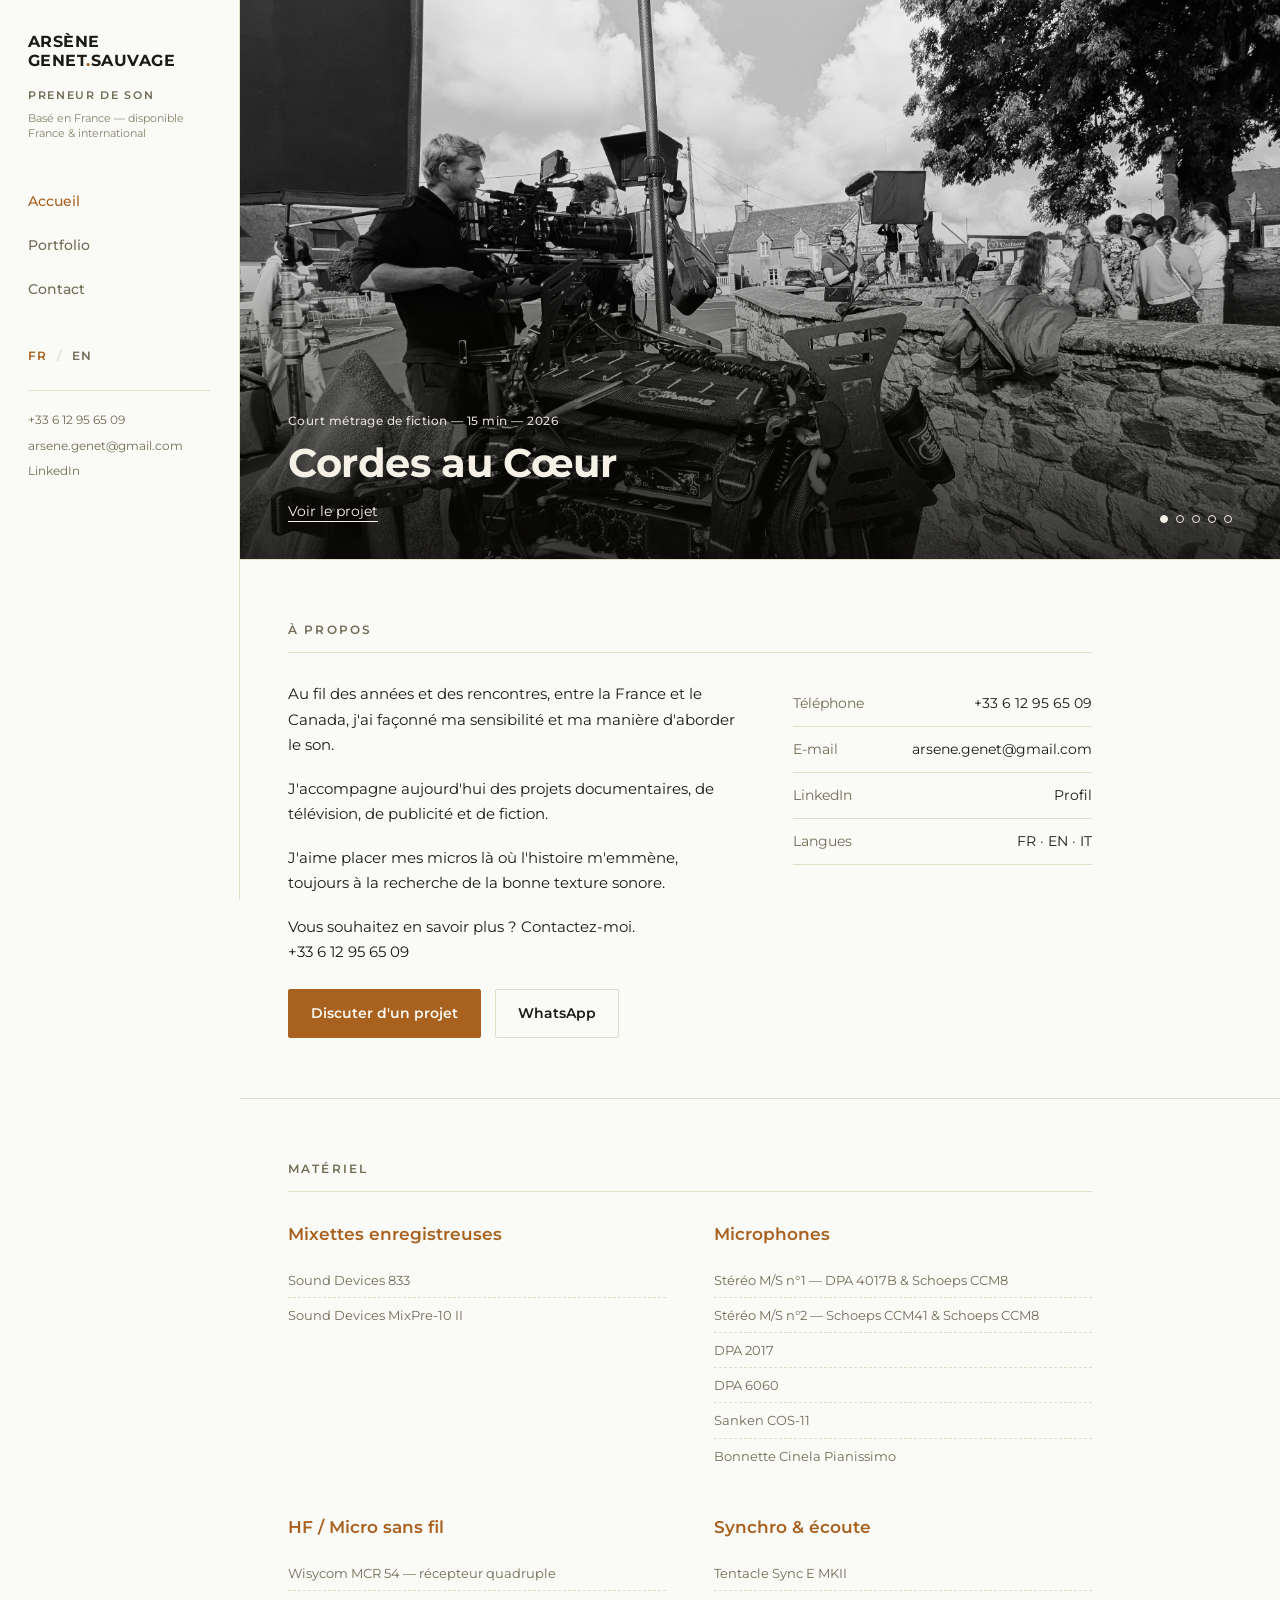
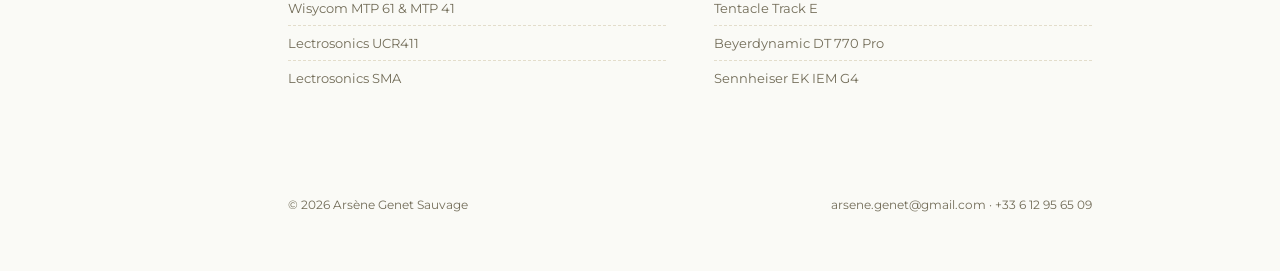
<file: index.html>
<!DOCTYPE html>
<html lang="fr">
<head>
<meta charset="UTF-8">
<meta name="viewport" content="width=device-width, initial-scale=1">
<title>Arsène Genet Sauvage — Preneur de son</title>
<meta name="description" content="Arsène Genet Sauvage, preneur de son basé en France. Prises de son pour documentaires, séries et fictions, au Canada comme en France.">
<link rel="stylesheet" href="style.css">
<link rel="icon" type="image/svg+xml" href="favicon.svg">
<link rel="canonical" href="https://arsenegenet.com/index.html">
<link rel="alternate" hreflang="en" href="https://arsenegenet.com/index-en.html">
<meta property="og:type" content="website">
<meta property="og:title" content="Arsène Genet Sauvage — Preneur de son">
<meta property="og:description" content="Arsène Genet Sauvage, preneur de son basé en France. Prises de son pour documentaires, séries et fictions, au Canada comme en France.">
<meta property="og:url" content="https://arsenegenet.com/index.html">
<meta property="og:site_name" content="Arsène Genet Sauvage">
<meta name="twitter:card" content="summary">
<meta name="twitter:title" content="Arsène Genet Sauvage — Preneur de son">
<meta name="twitter:description" content="Arsène Genet Sauvage, preneur de son basé en France. Prises de son pour documentaires, séries et fictions, au Canada comme en France.">
</head>
<body>
<div class="layout">

  <aside class="sidebar">
    <a href="index.html" class="brand">ARSÈNE<br>GENET<span>.</span>SAUVAGE</a>
    <p class="role-tag">PRENEUR DE SON</p>
    <p class="location-tag">Basé en France — disponible France &amp; international</p>
    <nav>
      <ul>
        <li><a href="index.html" class="active">Accueil</a></li>
        <li><a href="portfolio.html">Portfolio</a></li>
        <li><a href="mailto:arsene.genet@gmail.com">Contact</a></li>
      </ul>
    </nav>
    <div class="lang-switch">
      <a href="index.html" class="active">FR</a><span>/</span><a href="index-en.html">EN</a>
    </div>
    <div class="sidebar-contact">
      <a href="tel:+33612956509">+33 6 12 95 65 09</a>
      <a href="mailto:arsene.genet@gmail.com">arsene.genet@gmail.com</a>
      <a href="https://www.linkedin.com/in/ars%C3%A8ne-genet-31521a88/" target="_blank" rel="noopener">LinkedIn</a>
    </div>
  </aside>

  <main>
    <div class="carousel">
      <div class="slide is-active" style="background-image:url('images/hero-cordes-au-coeur.jpg')">
        <div class="scrim"></div>
        <div class="caption">
          <p class="eyebrow">Court métrage de fiction — 15 min — 2026</p>
          <h2>Cordes au Cœur</h2>
          <a href="portfolio.html">Voir le projet</a>
        </div>
      </div>
      <div class="slide" style="background-image:url('images/hero-1.jpg')">
        <div class="scrim"></div>
        <div class="caption">
          <p class="eyebrow">Série documentaire — 6 x 52 min — 2025</p>
          <h2>Guardians of the Land</h2>
          <a href="portfolio.html">Voir le projet</a>
        </div>
      </div>
      <div class="slide" style="background-image:url('images/hero-2.jpg')">
        <div class="scrim"></div>
        <div class="caption">
          <p class="eyebrow">Documentaire — 90 min — 2025</p>
          <h2>Les Enfants du Fleuve</h2>
          <a href="portfolio.html">Voir le projet</a>
        </div>
      </div>
      <div class="slide" style="background-image:url('images/hero-3.jpg')">
        <div class="scrim"></div>
        <div class="caption">
          <p class="eyebrow">Documentaire — 90 min — 2023–2024</p>
          <h2>Sweetgrass</h2>
          <a href="portfolio.html">Voir le projet</a>
        </div>
      </div>
      <div class="slide" style="background-image:url('images/hero-4.jpg')">
        <div class="scrim"></div>
        <div class="caption">
          <p class="eyebrow">Série documentaire — 6 x 52 min — 2024</p>
          <h2>Go North</h2>
          <a href="portfolio.html">Voir le projet</a>
        </div>
      </div>
      <div class="carousel-dots">
        <button class="is-active" aria-label="Photo 1"></button>
        <button aria-label="Photo 2"></button>
        <button aria-label="Photo 3"></button>
        <button aria-label="Photo 4"></button>
        <button aria-label="Photo 5"></button>
      </div>
    </div>

    <section id="a-propos">
      <div class="wrap">
        <p class="section-label">À PROPOS</p>
        <div class="about-grid">
          <div>
            <p>Au fil des années et des rencontres, entre la France et le Canada, j'ai façonné ma sensibilité et ma manière d'aborder le son.</p>
            <p>J'accompagne aujourd'hui des projets documentaires, de télévision, de publicité et de fiction.</p>
            <p>J'aime placer mes micros là où l'histoire m'emmène, toujours à la recherche de la bonne texture sonore.</p>
            <p>Vous souhaitez en savoir plus ? Contactez-moi.<br>+33 6 12 95 65 09</p>
            <div class="cta-row" style="margin-top:24px;">
              <a class="btn primary" href="mailto:arsene.genet@gmail.com">Discuter d'un projet</a>
              <a class="btn ghost" href="https://wa.me/33612956509" target="_blank" rel="noopener">WhatsApp</a>
            </div>
          </div>
          <ul class="info-list">
            <li><span>Téléphone</span><span>+33 6 12 95 65 09</span></li>
            <li><span>E-mail</span><a href="mailto:arsene.genet@gmail.com">arsene.genet@gmail.com</a></li>
            <li><span>LinkedIn</span><a href="https://www.linkedin.com/in/ars%C3%A8ne-genet-31521a88/" target="_blank" rel="noopener">Profil</a></li>
            <li><span>Langues</span><span>FR · EN · IT</span></li>
          </ul>
        </div>
      </div>
    </section>

    <section id="materiel">
      <div class="wrap">
        <p class="section-label">MATÉRIEL</p>
        <div class="gear-groups">
          <div class="gear-group">
            <h3>Mixettes enregistreuses</h3>
            <ul>
              <li>Sound Devices 833</li>
              <li>Sound Devices MixPre-10 II</li>
            </ul>
          </div>
          <div class="gear-group">
            <h3>Microphones</h3>
            <ul>
              <li>Stéréo M/S n°1 — DPA 4017B &amp; Schoeps CCM8</li>
              <li>Stéréo M/S n°2 — Schoeps CCM41 &amp; Schoeps CCM8</li>
              <li>DPA 2017</li>
              <li>DPA 6060</li>
              <li>Sanken COS-11</li>
              <li>Bonnette Cinela Pianissimo</li>
            </ul>
          </div>
          <div class="gear-group">
            <h3>HF / Micro sans fil</h3>
            <ul>
              <li>Wisycom MCR 54 — récepteur quadruple</li>
              <li>Wisycom MTP 61 &amp; MTP 41</li>
              <li>Lectrosonics UCR411</li>
              <li>Lectrosonics SMA</li>
            </ul>
          </div>
          <div class="gear-group">
            <h3>Synchro &amp; écoute</h3>
            <ul>
              <li>Tentacle Sync E MKII</li>
              <li>Tentacle Track E</li>
              <li>Beyerdynamic DT 770 Pro</li>
              <li>Sennheiser EK IEM G4</li>
            </ul>
          </div>
        </div>
      </div>
    </section>

    <footer>
      <div class="wrap">
        <span>© 2026 Arsène Genet Sauvage</span>
        <span><a href="mailto:arsene.genet@gmail.com">arsene.genet@gmail.com</a> · <a href="tel:+33612956509">+33 6 12 95 65 09</a></span>
      </div>
    </footer>
  </main>
</div>

<script src="script.js"></script>
</body>
</html>
</file>
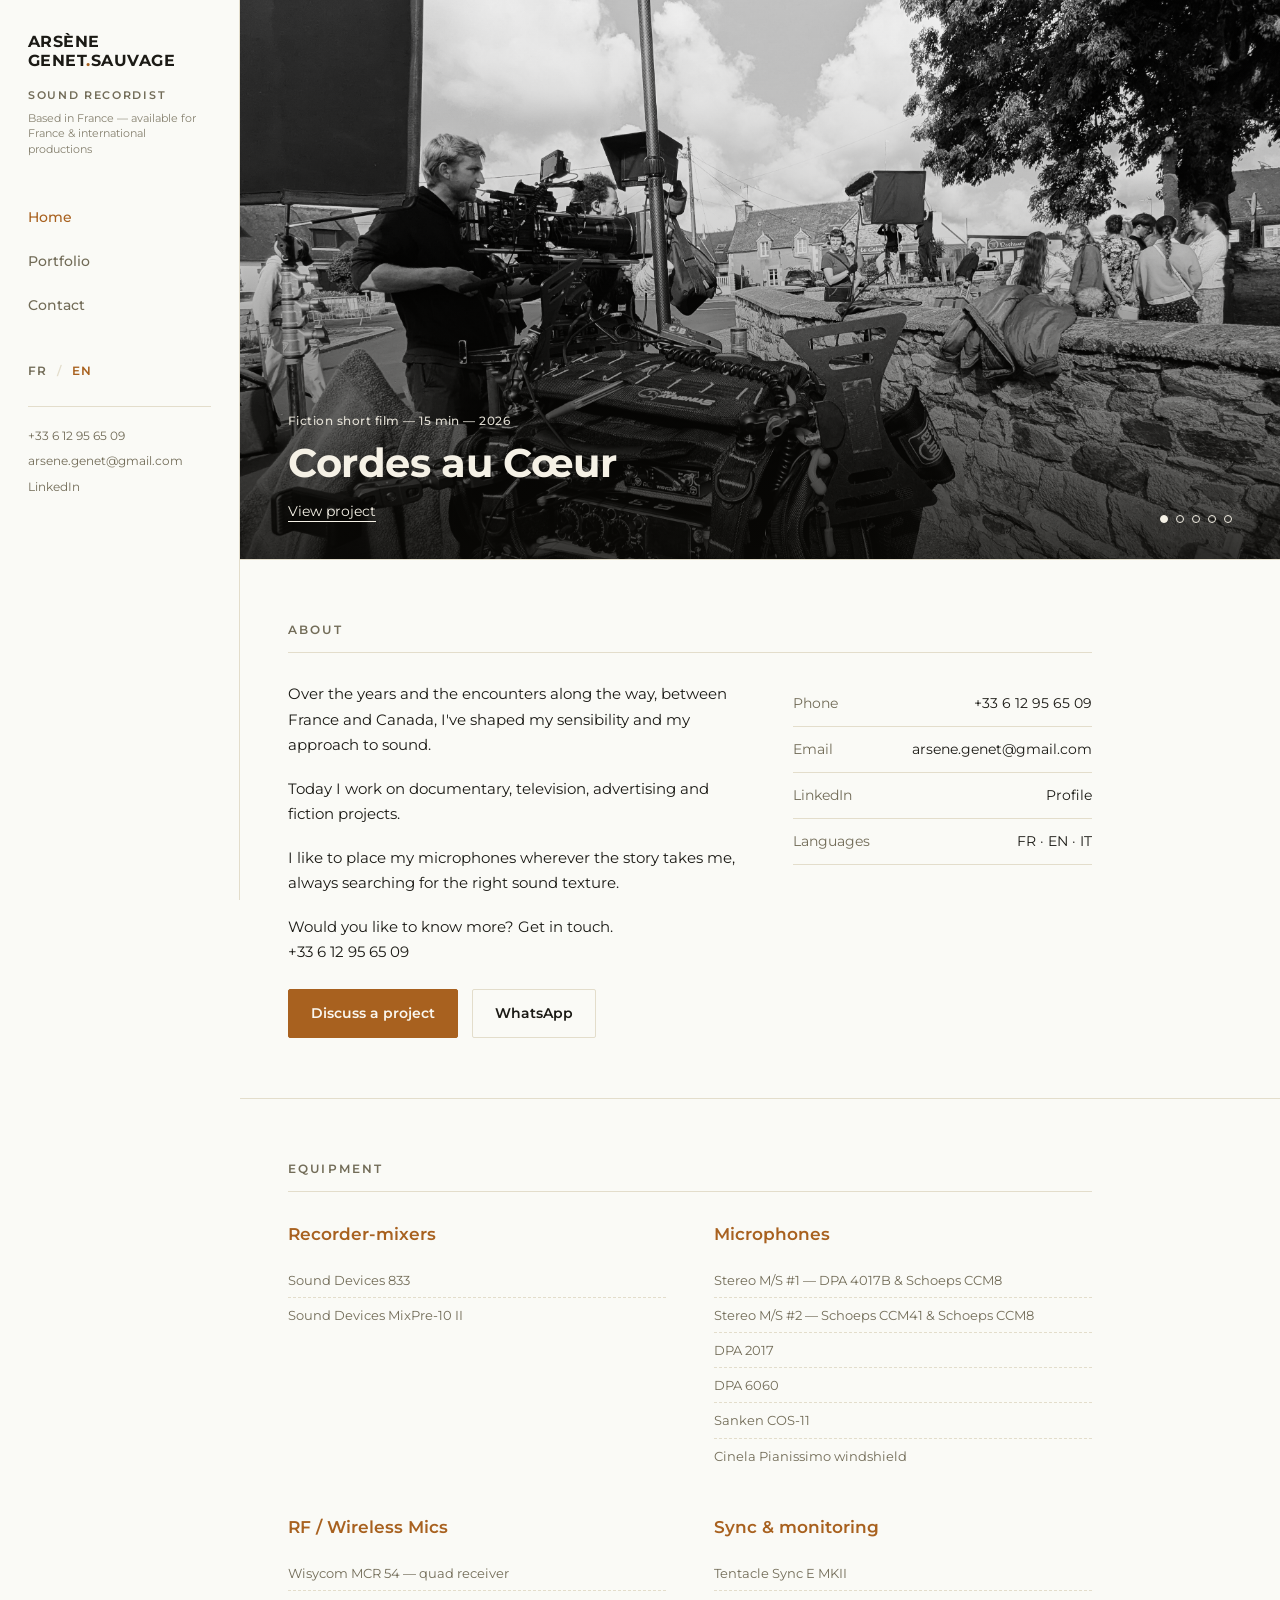
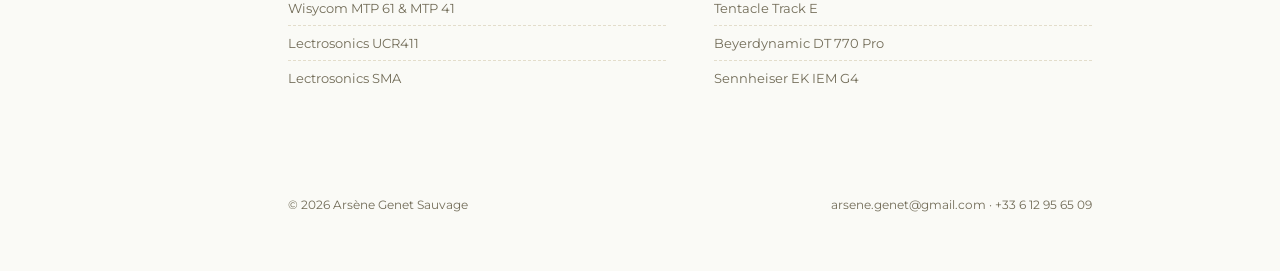
<file: index-en.html>
<!DOCTYPE html>
<html lang="en">
<head>
<meta charset="UTF-8">
<meta name="viewport" content="width=device-width, initial-scale=1">
<title>Arsène Genet Sauvage — Sound Recordist</title>
<meta name="description" content="Arsène Genet Sauvage, sound recordist based in France. Location sound for documentaries, series and fiction, in Canada and France.">
<link rel="stylesheet" href="style.css">
<link rel="icon" type="image/svg+xml" href="favicon.svg">
<link rel="canonical" href="https://arsenegenet.com/index-en.html">
<link rel="alternate" hreflang="fr" href="https://arsenegenet.com/index.html">
<meta property="og:type" content="website">
<meta property="og:title" content="Arsène Genet Sauvage — Sound Recordist">
<meta property="og:description" content="Arsène Genet Sauvage, sound recordist based in France. Location sound for documentaries, series and fiction, in Canada and France.">
<meta property="og:url" content="https://arsenegenet.com/index-en.html">
<meta property="og:site_name" content="Arsène Genet Sauvage">
<meta name="twitter:card" content="summary">
<meta name="twitter:title" content="Arsène Genet Sauvage — Sound Recordist">
<meta name="twitter:description" content="Arsène Genet Sauvage, sound recordist based in France. Location sound for documentaries, series and fiction, in Canada and France.">
</head>
<body>
<div class="layout">

  <aside class="sidebar">
    <a href="index-en.html" class="brand">ARSÈNE<br>GENET<span>.</span>SAUVAGE</a>
    <p class="role-tag">SOUND RECORDIST</p>
    <p class="location-tag">Based in France — available for France &amp; international productions</p>
    <nav>
      <ul>
        <li><a href="index-en.html" class="active">Home</a></li>
        <li><a href="portfolio-en.html">Portfolio</a></li>
        <li><a href="mailto:arsene.genet@gmail.com">Contact</a></li>
      </ul>
    </nav>
    <div class="lang-switch">
      <a href="index.html">FR</a><span>/</span><a href="index-en.html" class="active">EN</a>
    </div>
    <div class="sidebar-contact">
      <a href="tel:+33612956509">+33 6 12 95 65 09</a>
      <a href="mailto:arsene.genet@gmail.com">arsene.genet@gmail.com</a>
      <a href="https://www.linkedin.com/in/ars%C3%A8ne-genet-31521a88/" target="_blank" rel="noopener">LinkedIn</a>
    </div>
  </aside>

  <main>
    <div class="carousel">
      <div class="slide is-active" style="background-image:url('images/hero-cordes-au-coeur.jpg')">
        <div class="scrim"></div>
        <div class="caption">
          <p class="eyebrow">Fiction short film — 15 min — 2026</p>
          <h2>Cordes au Cœur</h2>
          <a href="portfolio-en.html">View project</a>
        </div>
      </div>
      <div class="slide" style="background-image:url('images/hero-1.jpg')">
        <div class="scrim"></div>
        <div class="caption">
          <p class="eyebrow">Documentary series — 6 x 52 min — 2025</p>
          <h2>Guardians of the Land</h2>
          <a href="portfolio-en.html">View project</a>
        </div>
      </div>
      <div class="slide" style="background-image:url('images/hero-2.jpg')">
        <div class="scrim"></div>
        <div class="caption">
          <p class="eyebrow">Documentary — 90 min — 2025</p>
          <h2>Les Enfants du Fleuve</h2>
          <a href="portfolio-en.html">View project</a>
        </div>
      </div>
      <div class="slide" style="background-image:url('images/hero-3.jpg')">
        <div class="scrim"></div>
        <div class="caption">
          <p class="eyebrow">Documentary — 90 min — 2023–2024</p>
          <h2>Sweetgrass</h2>
          <a href="portfolio-en.html">View project</a>
        </div>
      </div>
      <div class="slide" style="background-image:url('images/hero-4.jpg')">
        <div class="scrim"></div>
        <div class="caption">
          <p class="eyebrow">Documentary series — 6 x 52 min — 2024</p>
          <h2>Go North</h2>
          <a href="portfolio-en.html">View project</a>
        </div>
      </div>
      <div class="carousel-dots">
        <button class="is-active" aria-label="Photo 1"></button>
        <button aria-label="Photo 2"></button>
        <button aria-label="Photo 3"></button>
        <button aria-label="Photo 4"></button>
        <button aria-label="Photo 5"></button>
      </div>
    </div>

    <section id="about">
      <div class="wrap">
        <p class="section-label">ABOUT</p>
        <div class="about-grid">
          <div>
            <p>Over the years and the encounters along the way, between France and Canada, I've shaped my sensibility and my approach to sound.</p>
            <p>Today I work on documentary, television, advertising and fiction projects.</p>
            <p>I like to place my microphones wherever the story takes me, always searching for the right sound texture.</p>
            <p>Would you like to know more? Get in touch.<br>+33 6 12 95 65 09</p>
            <div class="cta-row" style="margin-top:24px;">
              <a class="btn primary" href="mailto:arsene.genet@gmail.com">Discuss a project</a>
              <a class="btn ghost" href="https://wa.me/33612956509" target="_blank" rel="noopener">WhatsApp</a>
            </div>
          </div>
          <ul class="info-list">
            <li><span>Phone</span><span>+33 6 12 95 65 09</span></li>
            <li><span>Email</span><a href="mailto:arsene.genet@gmail.com">arsene.genet@gmail.com</a></li>
            <li><span>LinkedIn</span><a href="https://www.linkedin.com/in/ars%C3%A8ne-genet-31521a88/" target="_blank" rel="noopener">Profile</a></li>
            <li><span>Languages</span><span>FR · EN · IT</span></li>
          </ul>
        </div>
      </div>
    </section>

    <section id="equipment">
      <div class="wrap">
        <p class="section-label">EQUIPMENT</p>
        <div class="gear-groups">
          <div class="gear-group">
            <h3>Recorder-mixers</h3>
            <ul>
              <li>Sound Devices 833</li>
              <li>Sound Devices MixPre-10 II</li>
            </ul>
          </div>
          <div class="gear-group">
            <h3>Microphones</h3>
            <ul>
              <li>Stereo M/S #1 — DPA 4017B &amp; Schoeps CCM8</li>
              <li>Stereo M/S #2 — Schoeps CCM41 &amp; Schoeps CCM8</li>
              <li>DPA 2017</li>
              <li>DPA 6060</li>
              <li>Sanken COS-11</li>
              <li>Cinela Pianissimo windshield</li>
            </ul>
          </div>
          <div class="gear-group">
            <h3>RF / Wireless Mics</h3>
            <ul>
              <li>Wisycom MCR 54 — quad receiver</li>
              <li>Wisycom MTP 61 &amp; MTP 41</li>
              <li>Lectrosonics UCR411</li>
              <li>Lectrosonics SMA</li>
            </ul>
          </div>
          <div class="gear-group">
            <h3>Sync &amp; monitoring</h3>
            <ul>
              <li>Tentacle Sync E MKII</li>
              <li>Tentacle Track E</li>
              <li>Beyerdynamic DT 770 Pro</li>
              <li>Sennheiser EK IEM G4</li>
            </ul>
          </div>
        </div>
      </div>
    </section>

    <footer>
      <div class="wrap">
        <span>© 2026 Arsène Genet Sauvage</span>
        <span><a href="mailto:arsene.genet@gmail.com">arsene.genet@gmail.com</a> · <a href="tel:+33612956509">+33 6 12 95 65 09</a></span>
      </div>
    </footer>
  </main>
</div>

<script src="script.js"></script>
</body>
</html>
</file>
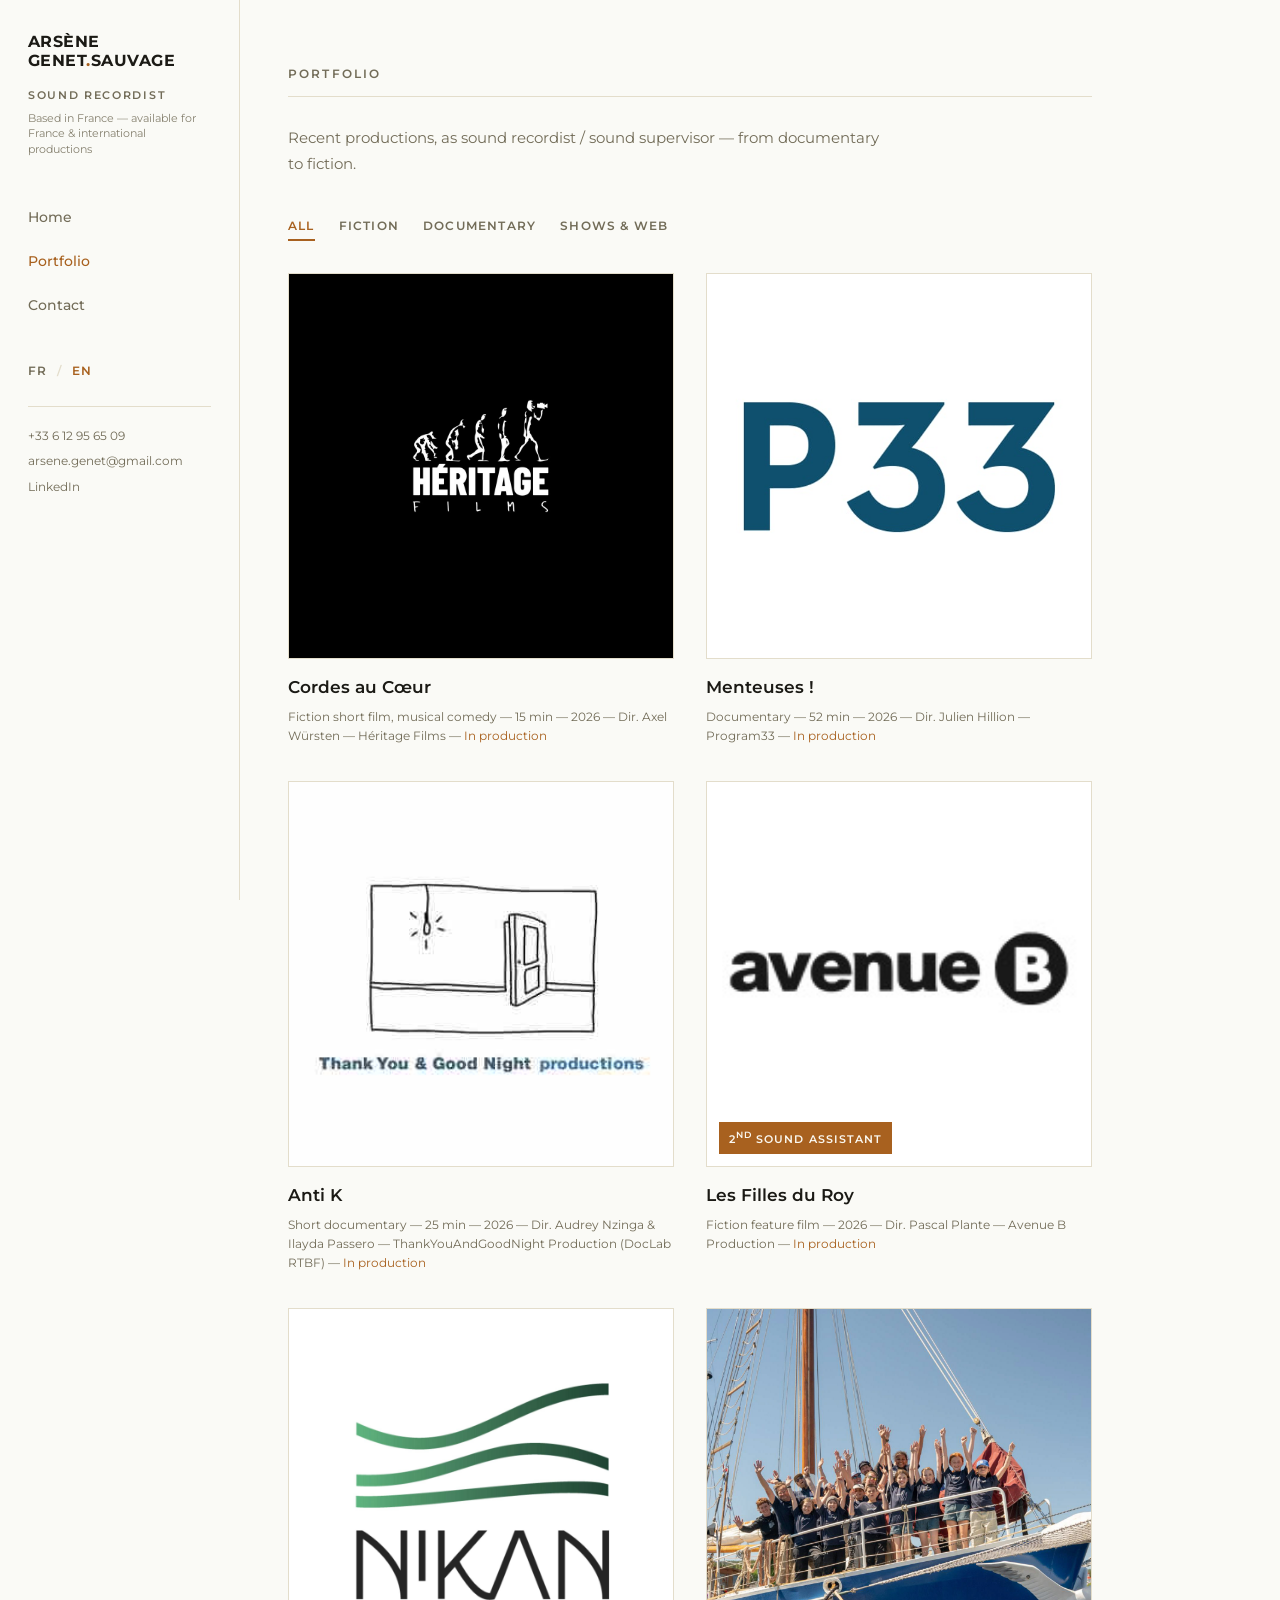
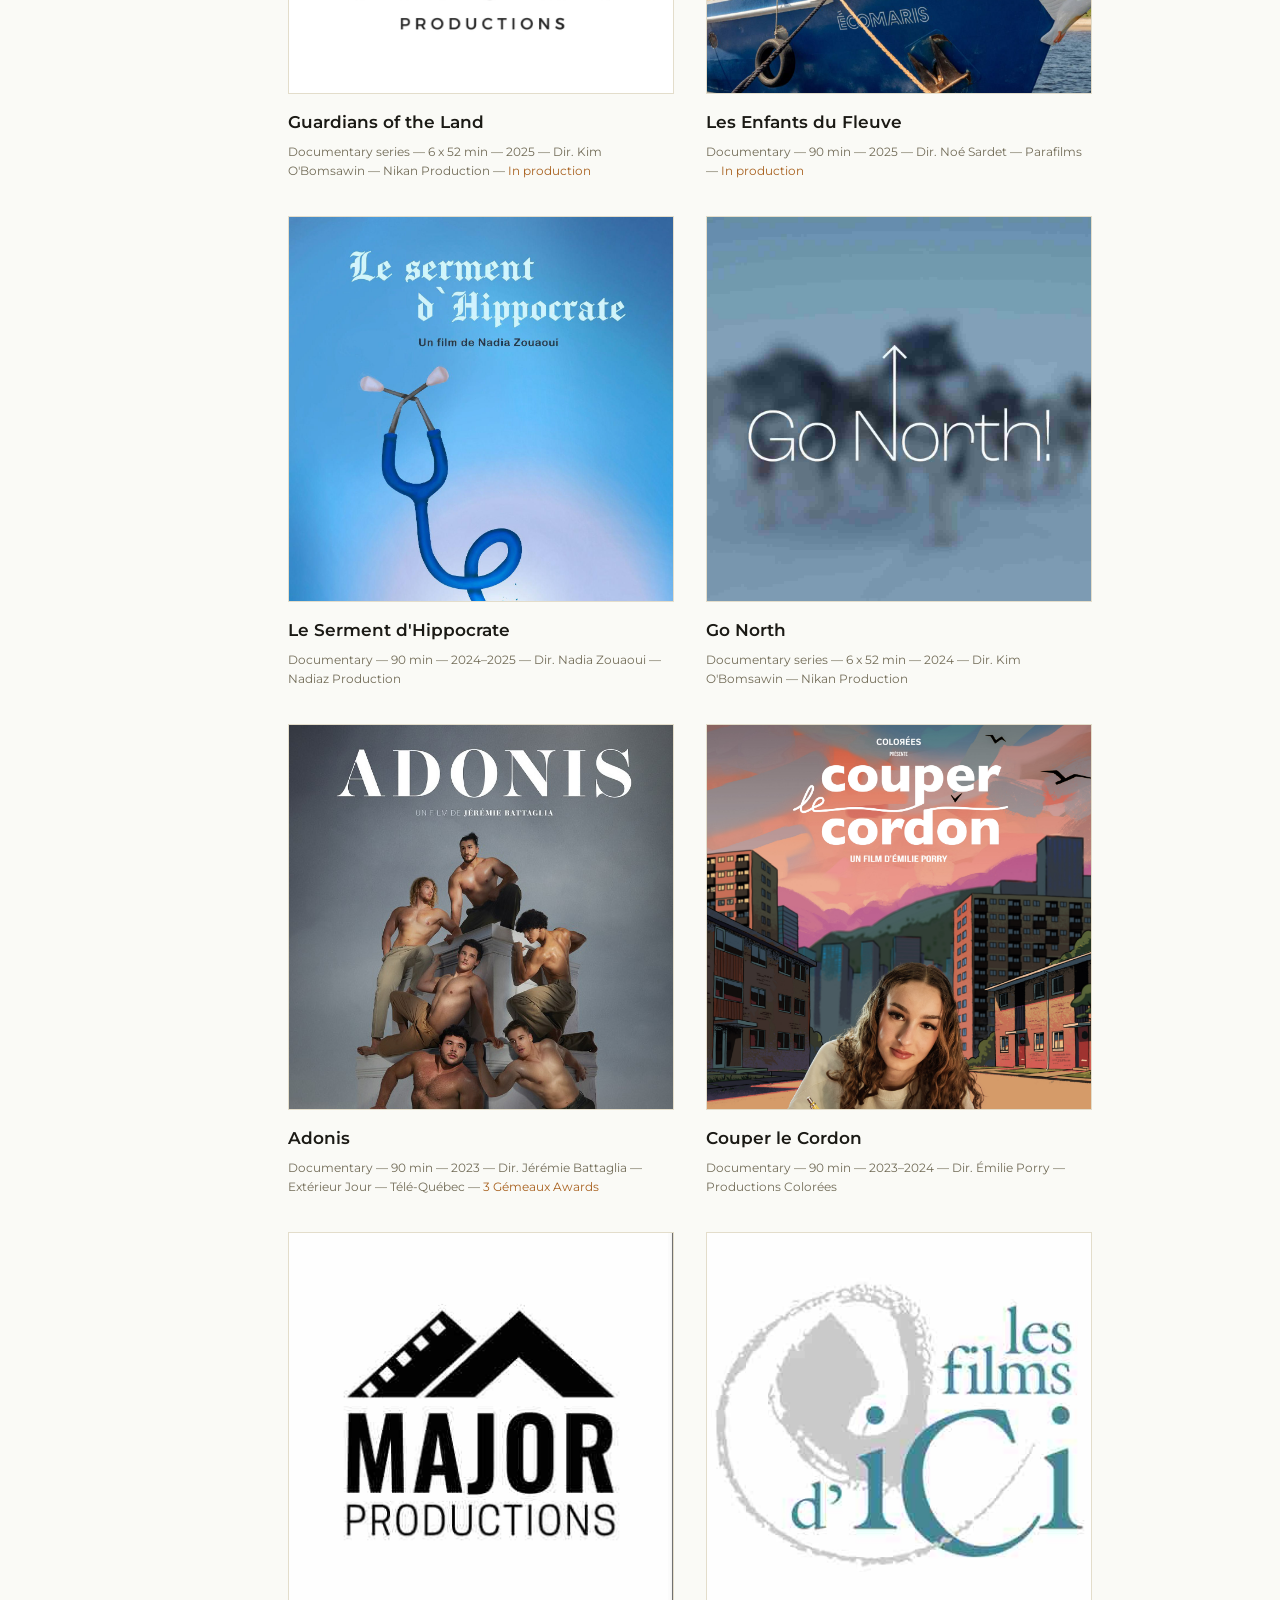
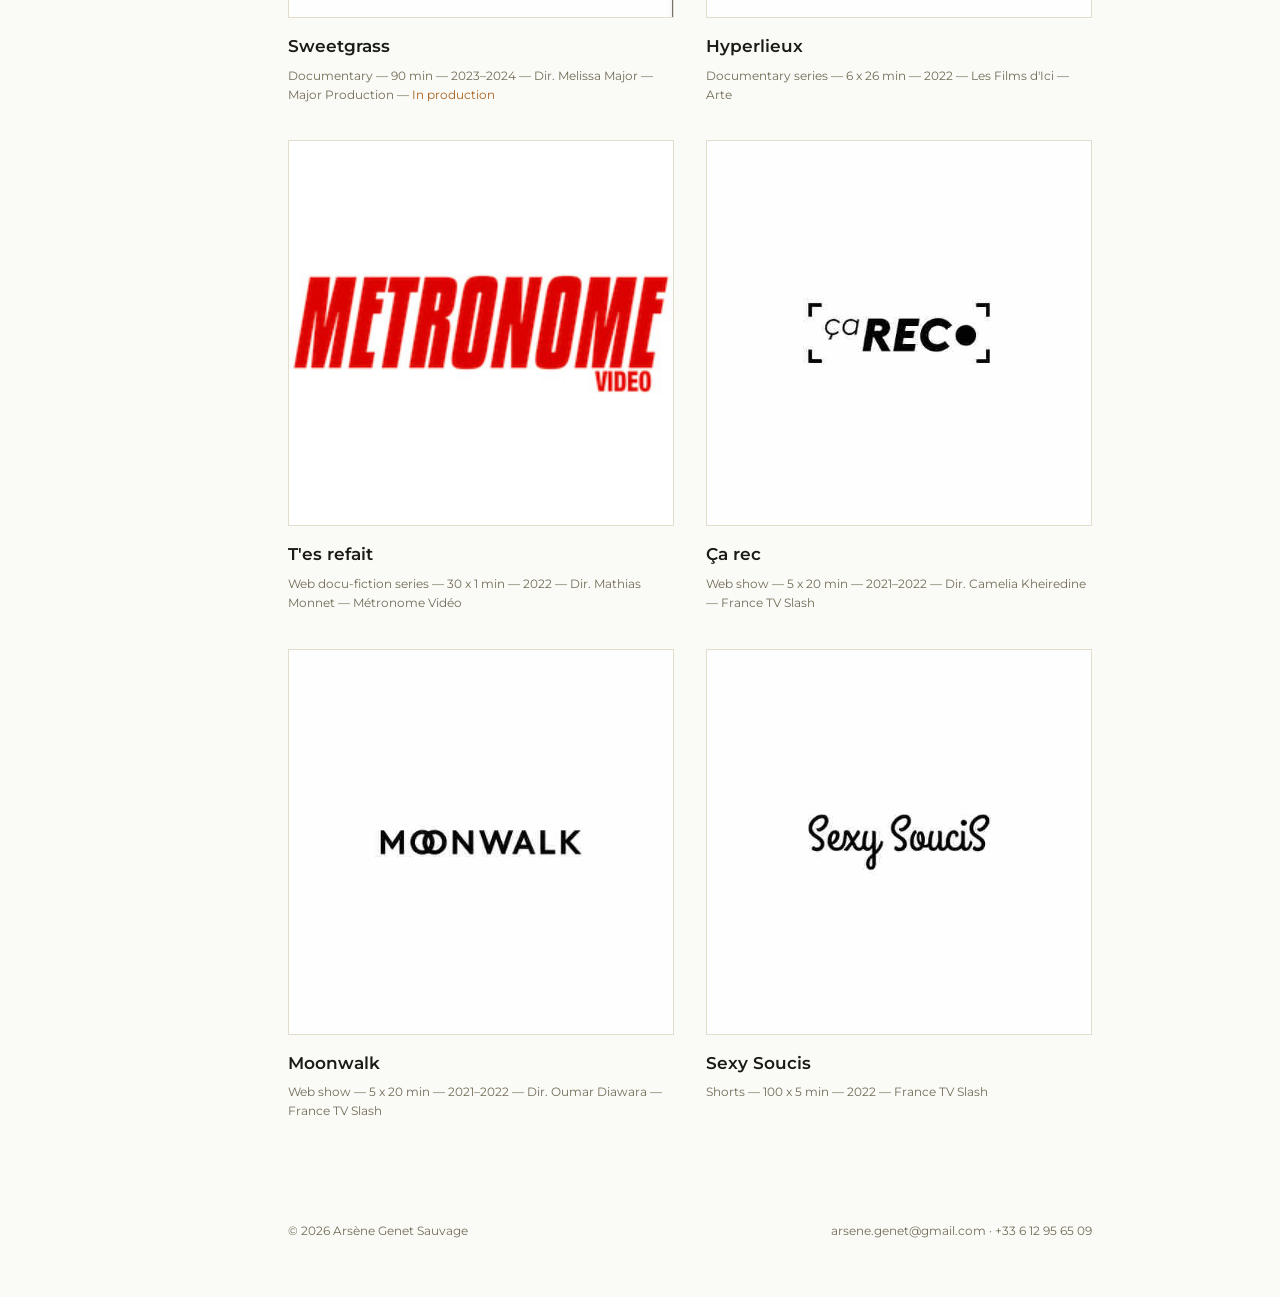
<file: portfolio-en.html>
<!DOCTYPE html>
<html lang="en">
<head>
<meta charset="UTF-8">
<meta name="viewport" content="width=device-width, initial-scale=1">
<title>Portfolio — Arsène Genet Sauvage</title>
<meta name="description" content="Recent productions by Arsène Genet Sauvage, sound recordist: documentaries, series and fiction.">
<link rel="stylesheet" href="style.css">
<link rel="icon" type="image/svg+xml" href="favicon.svg">
<link rel="canonical" href="https://arsenegenet.com/portfolio-en.html">
<link rel="alternate" hreflang="fr" href="https://arsenegenet.com/portfolio.html">
<meta property="og:type" content="website">
<meta property="og:title" content="Portfolio — Arsène Genet Sauvage">
<meta property="og:description" content="Recent productions by Arsène Genet Sauvage, sound recordist: documentaries, series and fiction.">
<meta property="og:url" content="https://arsenegenet.com/portfolio-en.html">
<meta property="og:site_name" content="Arsène Genet Sauvage">
<meta name="twitter:card" content="summary">
<meta name="twitter:title" content="Portfolio — Arsène Genet Sauvage">
<meta name="twitter:description" content="Recent productions by Arsène Genet Sauvage, sound recordist: documentaries, series and fiction.">
</head>
<body>
<div class="layout">

  <aside class="sidebar">
    <a href="index-en.html" class="brand">ARSÈNE<br>GENET<span>.</span>SAUVAGE</a>
    <p class="role-tag">SOUND RECORDIST</p>
    <p class="location-tag">Based in France — available for France &amp; international productions</p>
    <nav>
      <ul>
        <li><a href="index-en.html">Home</a></li>
        <li><a href="portfolio-en.html" class="active">Portfolio</a></li>
        <li><a href="mailto:arsene.genet@gmail.com">Contact</a></li>
      </ul>
    </nav>
    <div class="lang-switch">
      <a href="portfolio.html">FR</a><span>/</span><a href="portfolio-en.html" class="active">EN</a>
    </div>
    <div class="sidebar-contact">
      <a href="tel:+33612956509">+33 6 12 95 65 09</a>
      <a href="mailto:arsene.genet@gmail.com">arsene.genet@gmail.com</a>
      <a href="https://www.linkedin.com/in/ars%C3%A8ne-genet-31521a88/" target="_blank" rel="noopener">LinkedIn</a>
    </div>
  </aside>

  <main>
    <section style="padding-top:64px;">
      <div class="wrap">
        <p class="section-label">PORTFOLIO</p>
        <p class="log-intro">Recent productions, as sound recordist / sound supervisor — from documentary to fiction.</p>

        <div class="filters" role="group" aria-label="Filter productions" hidden>
          <button type="button" data-filter="all" aria-pressed="true">All</button>
          <button type="button" data-filter="fiction" aria-pressed="false">Fiction</button>
          <button type="button" data-filter="documentaire" aria-pressed="false">Documentary</button>
          <button type="button" data-filter="emissions" aria-pressed="false">Shows &amp; web</button>
        </div>

        <div class="port-grid">

          <a class="port-card" data-cat="fiction" href="https://www.instagram.com/heritage_films/" target="_blank" rel="noopener">
            <div class="port-thumb"><img src="images/portfolio/cordes-au-coeur.jpg" alt="Cordes au Cœur"></div>
            <h3>Cordes au Cœur</h3>
            <p class="meta">Fiction short film, musical comedy — 15 min — 2026 — Dir. Axel Würsten — Héritage Films — <span class="status">In production</span></p>
          </a>

          <a class="port-card" data-cat="documentaire" href="https://program33.com/" target="_blank" rel="noopener">
            <div class="port-thumb"><img src="images/portfolio/menteuses.jpg" alt="Menteuses !"></div>
            <h3>Menteuses !</h3>
            <p class="meta">Documentary — 52 min — 2026 — Dir. Julien Hillion — Program33 — <span class="status">In production</span></p>
          </a>

          <a class="port-card" data-cat="documentaire" href="https://thankyouandgoodnight.be/" target="_blank" rel="noopener">
            <div class="port-thumb"><img src="images/portfolio/thank-you-and-goodnight.jpg" alt="Anti K"></div>
            <h3>Anti K</h3>
            <p class="meta">Short documentary — 25 min — 2026 — Dir. Audrey Nzinga &amp; Ilayda Passero — ThankYouAndGoodNight Production (DocLab RTBF) — <span class="status">In production</span></p>
          </a>

          <div class="port-card" data-cat="fiction">
            <div class="port-thumb"><img src="images/portfolio/les-filles-du-roy.jpg" alt="Les Filles du Roy"><span class="role-badge">2<sup>nd</sup> sound assistant</span></div>
            <h3>Les Filles du Roy</h3>
            <p class="meta">Fiction feature film — 2026 — Dir. Pascal Plante — Avenue B Production — <span class="status">In production</span></p>
          </div>

          <a class="port-card" data-cat="documentaire" href="https://nikanprod.com/" target="_blank" rel="noopener">
            <div class="port-thumb"><img src="images/portfolio/guardians-of-the-land.jpg" alt="Guardians of the Land"></div>
            <h3>Guardians of the Land</h3>
            <p class="meta">Documentary series — 6 x 52 min — 2025 — Dir. Kim O'Bomsawin — Nikan Production — <span class="status">In production</span></p>
          </a>

          <a class="port-card" data-cat="documentaire" href="https://www.parafilms.com/" target="_blank" rel="noopener">
            <div class="port-thumb"><img src="images/portfolio/les-enfants-du-fleuve.jpg" alt="Les Enfants du Fleuve"></div>
            <h3>Les Enfants du Fleuve</h3>
            <p class="meta">Documentary — 90 min — 2025 — Dir. Noé Sardet — Parafilms — <span class="status">In production</span></p>
          </a>

          <a class="port-card" data-cat="documentaire" href="https://www.youtube.com/watch?v=QeYa-veN5Dw" target="_blank" rel="noopener">
            <div class="port-thumb"><img src="images/portfolio/le-serment-dhippocrate.jpg" alt="Le Serment d'Hippocrate"></div>
            <h3>Le Serment d'Hippocrate</h3>
            <p class="meta">Documentary — 90 min — 2024–2025 — Dir. Nadia Zouaoui — Nadiaz Production</p>
          </a>

          <a class="port-card" data-cat="documentaire" href="https://nikanprod.com/realisations/voyager-le-nord/" target="_blank" rel="noopener">
            <div class="port-thumb"><img src="images/portfolio/go-north.jpg" alt="Go North"></div>
            <h3>Go North</h3>
            <p class="meta">Documentary series — 6 x 52 min — 2024 — Dir. Kim O'Bomsawin — Nikan Production</p>
          </a>

          <a class="port-card" data-cat="documentaire" href="https://www.extjour.com/adonis" target="_blank" rel="noopener">
            <div class="port-thumb"><img src="images/portfolio/adonis.jpg" alt="Adonis"></div>
            <h3>Adonis</h3>
            <p class="meta">Documentary — 90 min — 2023 — Dir. Jérémie Battaglia — Extérieur Jour — Télé-Québec — <span class="status">3 Gémeaux Awards</span></p>
          </a>

          <a class="port-card" data-cat="documentaire" href="https://couperlecordon.productionscolorees.com/" target="_blank" rel="noopener">
            <div class="port-thumb"><img src="images/portfolio/couper-le-cordon.jpg" alt="Couper le Cordon"></div>
            <h3>Couper le Cordon</h3>
            <p class="meta">Documentary — 90 min — 2023–2024 — Dir. Émilie Porry — Productions Colorées</p>
          </a>

          <a class="port-card" data-cat="documentaire" href="https://majorproductions.ca/production/sweetgrass/" target="_blank" rel="noopener">
            <div class="port-thumb"><img src="images/portfolio/sweetgrass.jpg" alt="Sweetgrass"></div>
            <h3>Sweetgrass</h3>
            <p class="meta">Documentary — 90 min — 2023–2024 — Dir. Melissa Major — Major Production — <span class="status">In production</span></p>
          </a>

          <a class="port-card" data-cat="documentaire" href="https://www.lesfilmsdici.fr/fr/en-production/5198-hyper-lieux-les-nouvelles-geographies-de-la-mondialisation.html" target="_blank" rel="noopener">
            <div class="port-thumb"><img src="images/portfolio/hyperlieux.jpg" alt="Hyperlieux"></div>
            <h3>Hyperlieux</h3>
            <p class="meta">Documentary series — 6 x 26 min — 2022 — Les Films d'Ici — Arte</p>
          </a>

          <a class="port-card" data-cat="fiction" href="https://www.youtube.com/@tesrefait/videos" target="_blank" rel="noopener">
            <div class="port-thumb"><img src="images/portfolio/tes-refait.jpg" alt="T'es refait"></div>
            <h3>T'es refait</h3>
            <p class="meta">Web docu-fiction series — 30 x 1 min — 2022 — Dir. Mathias Monnet — Métronome Vidéo</p>
          </a>

          <a class="port-card" data-cat="emissions" href="https://www.france.tv/slash/ca-rec/" target="_blank" rel="noopener">
            <div class="port-thumb"><img src="images/portfolio/ca-rec.jpg" alt="Ça rec"></div>
            <h3>Ça rec</h3>
            <p class="meta">Web show — 5 x 20 min — 2021–2022 — Dir. Camelia Kheiredine — France TV Slash</p>
          </a>

          <a class="port-card" data-cat="emissions" href="https://www.france.tv/slash/moonwalk/" target="_blank" rel="noopener">
            <div class="port-thumb"><img src="images/portfolio/moonwalk.jpg" alt="Moonwalk"></div>
            <h3>Moonwalk</h3>
            <p class="meta">Web show — 5 x 20 min — 2021–2022 — Dir. Oumar Diawara — France TV Slash</p>
          </a>

          <a class="port-card" data-cat="emissions" href="https://www.france.tv/slash/sexy-soucis/" target="_blank" rel="noopener">
            <div class="port-thumb"><img src="images/portfolio/sexy-soucis.jpg" alt="Sexy Soucis"></div>
            <h3>Sexy Soucis</h3>
            <p class="meta">Shorts — 100 x 5 min — 2022 — France TV Slash</p>
          </a>

        </div>
      </div>
    </section>

    <footer>
      <div class="wrap">
        <span>© 2026 Arsène Genet Sauvage</span>
        <span><a href="mailto:arsene.genet@gmail.com">arsene.genet@gmail.com</a> · <a href="tel:+33612956509">+33 6 12 95 65 09</a></span>
      </div>
    </footer>
  </main>
</div>

<script src="script.js"></script>
</body>
</html>
</file>
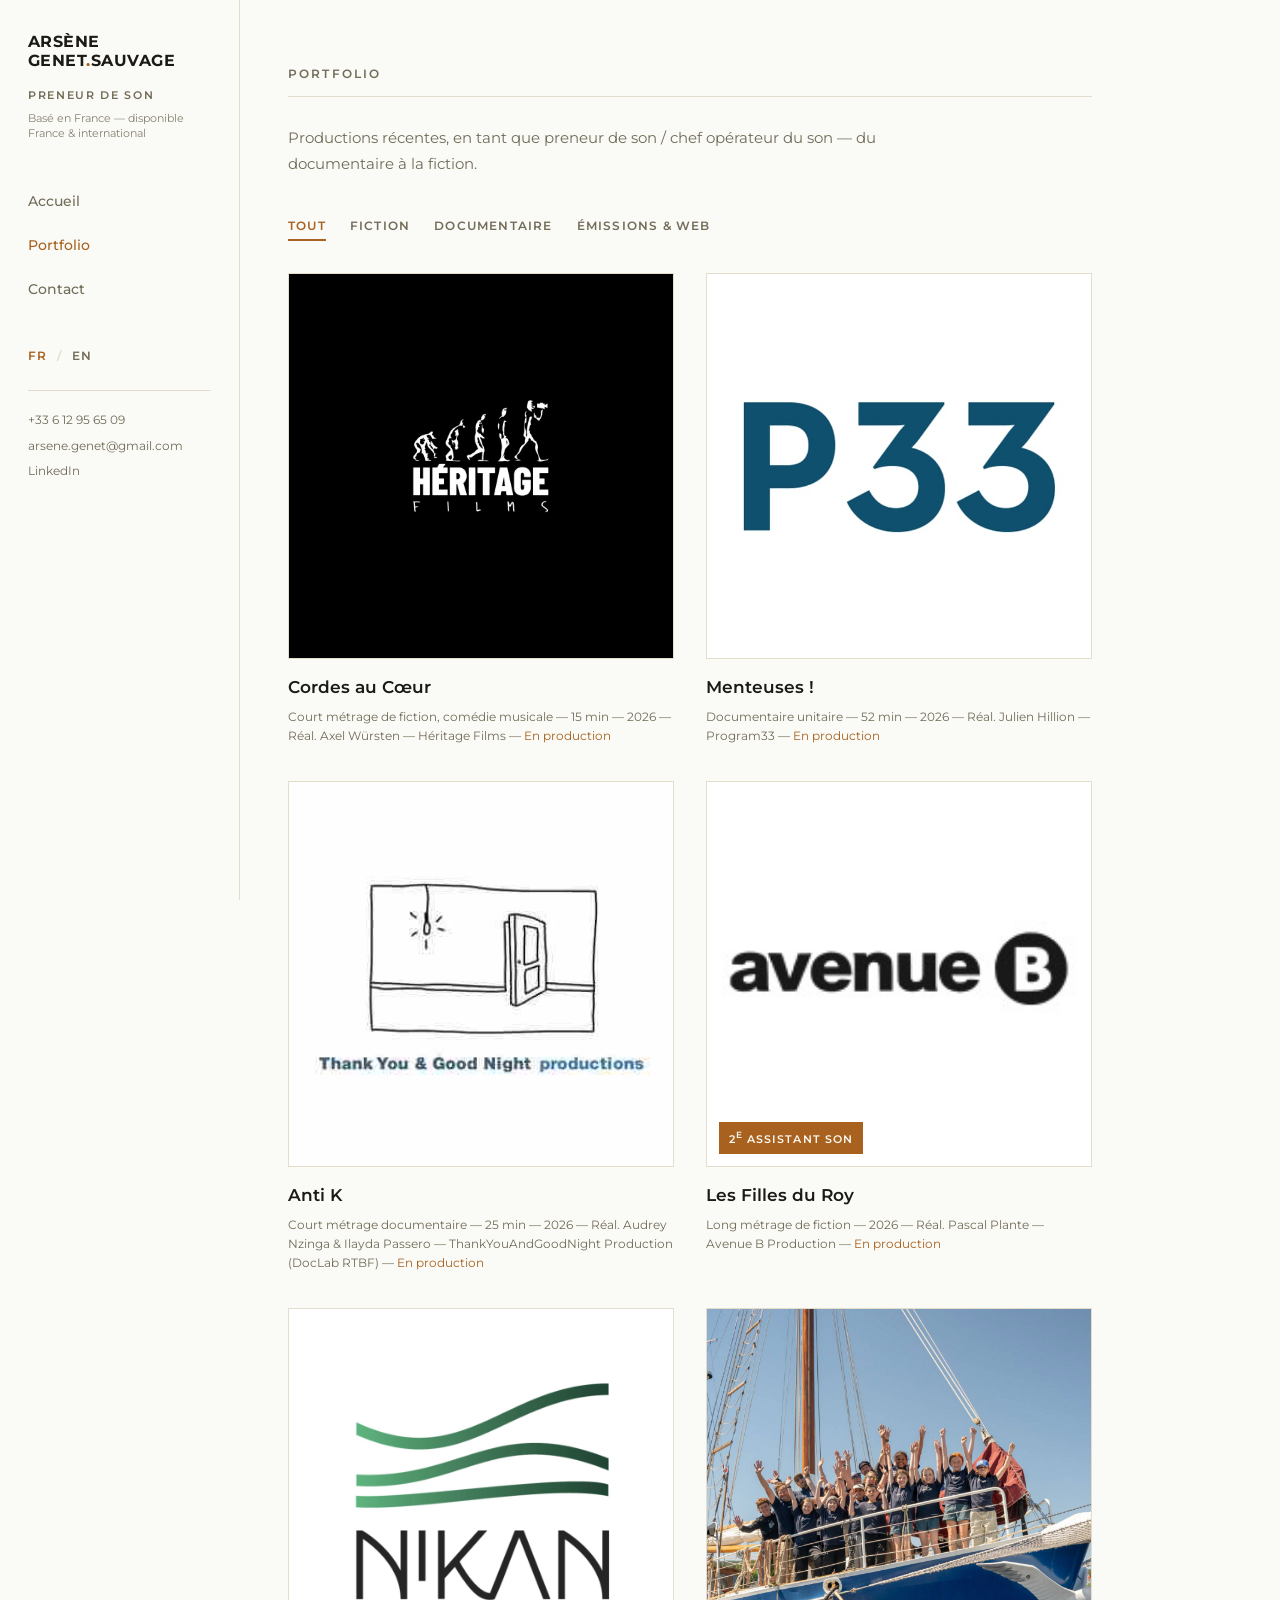
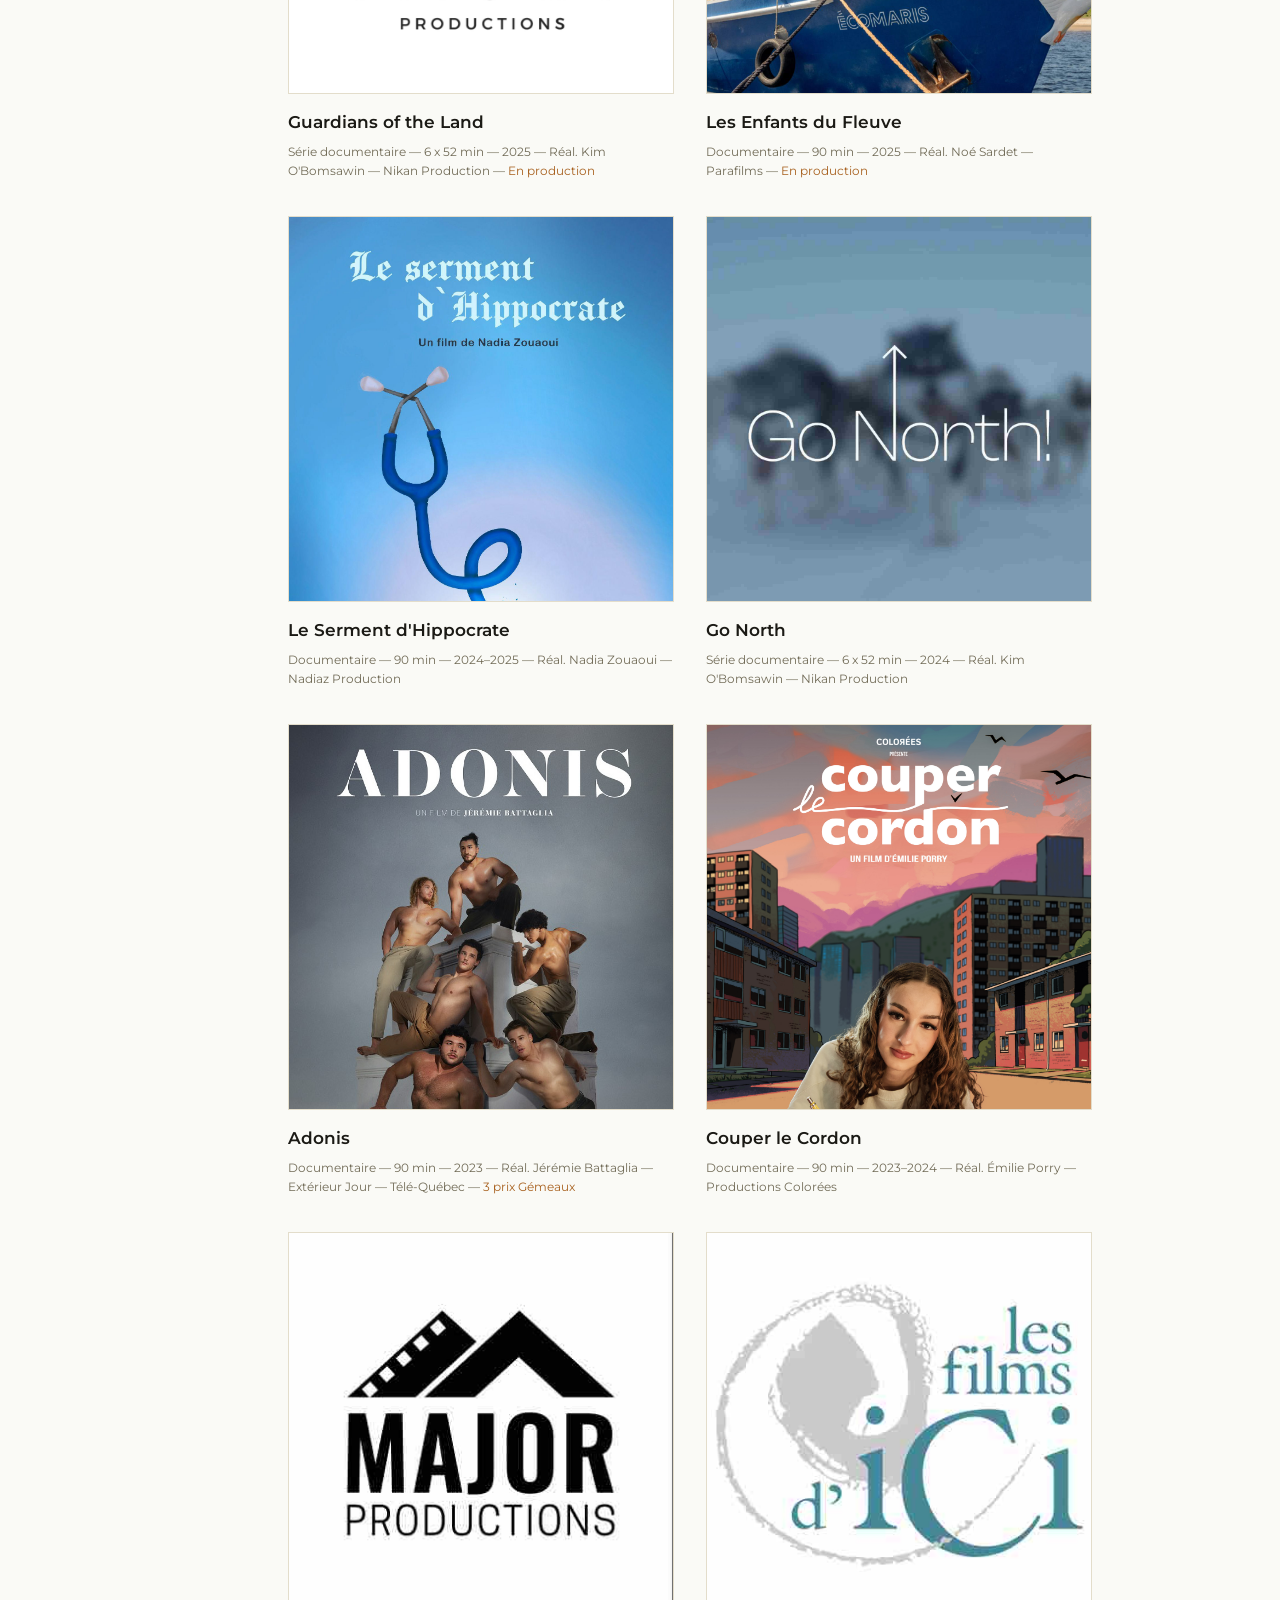
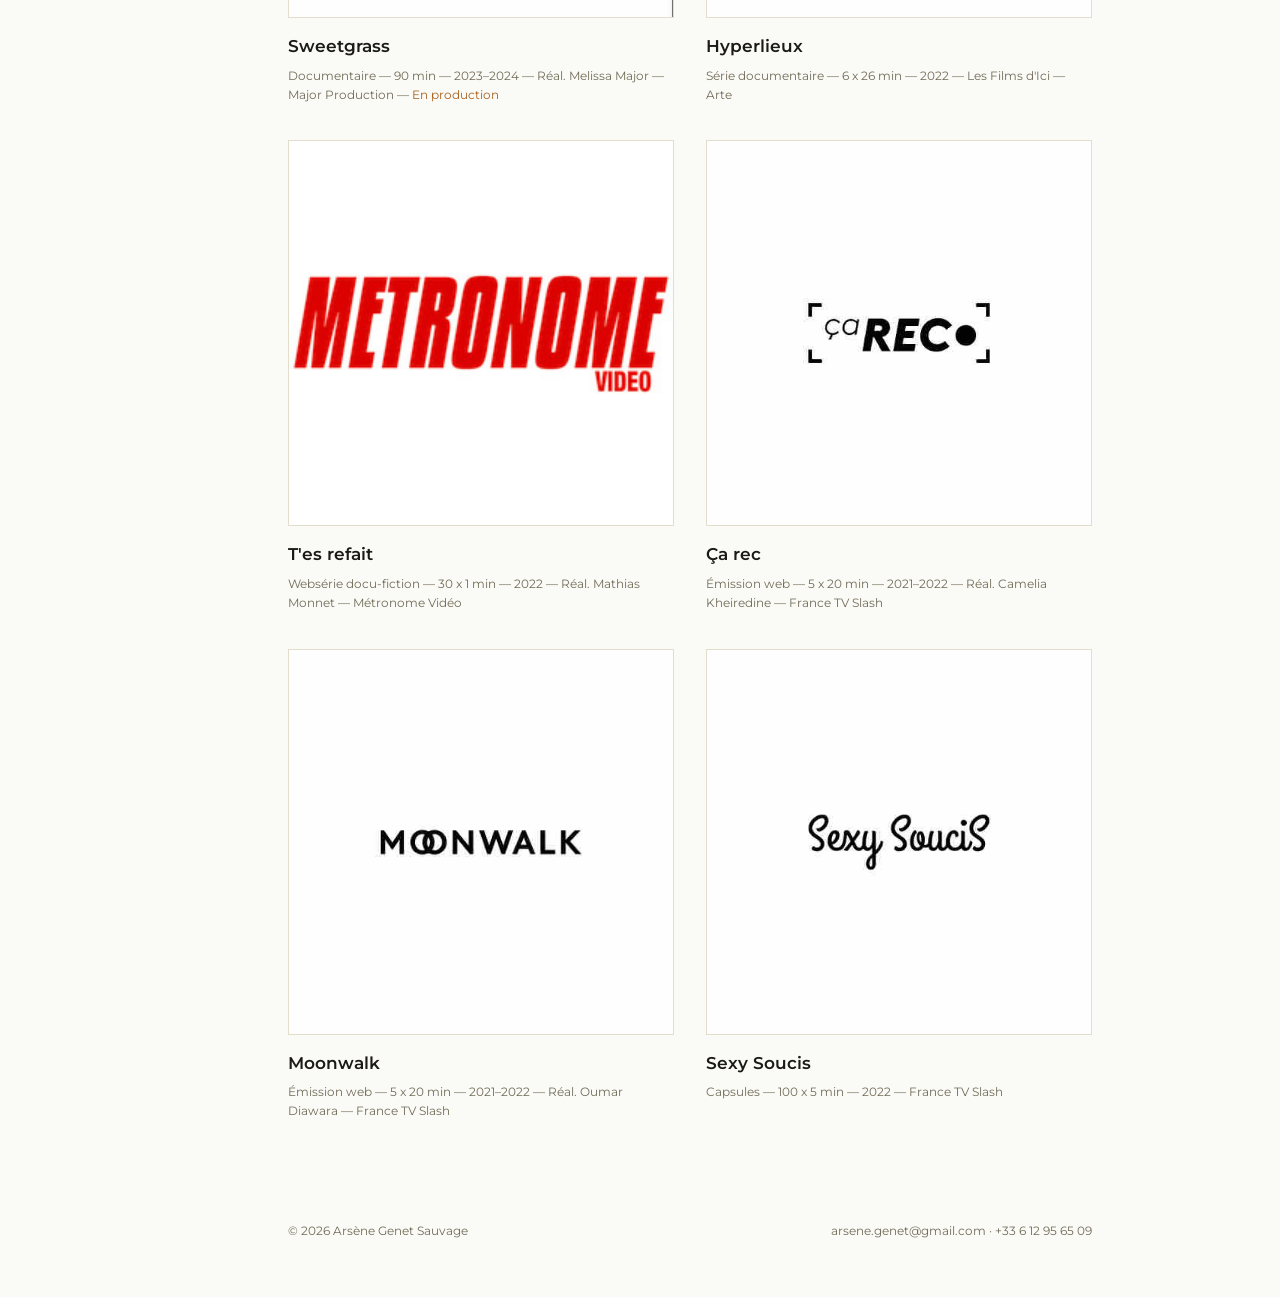
<file: portfolio.html>
<!DOCTYPE html>
<html lang="fr">
<head>
<meta charset="UTF-8">
<meta name="viewport" content="width=device-width, initial-scale=1">
<title>Portfolio — Arsène Genet Sauvage</title>
<meta name="description" content="Productions récentes d'Arsène Genet Sauvage, preneur de son : documentaires, séries et fictions.">
<link rel="stylesheet" href="style.css">
<link rel="icon" type="image/svg+xml" href="favicon.svg">
<link rel="canonical" href="https://arsenegenet.com/portfolio.html">
<link rel="alternate" hreflang="en" href="https://arsenegenet.com/portfolio-en.html">
<meta property="og:type" content="website">
<meta property="og:title" content="Portfolio — Arsène Genet Sauvage">
<meta property="og:description" content="Productions récentes d'Arsène Genet Sauvage, preneur de son : documentaires, séries et fictions.">
<meta property="og:url" content="https://arsenegenet.com/portfolio.html">
<meta property="og:site_name" content="Arsène Genet Sauvage">
<meta name="twitter:card" content="summary">
<meta name="twitter:title" content="Portfolio — Arsène Genet Sauvage">
<meta name="twitter:description" content="Productions récentes d'Arsène Genet Sauvage, preneur de son : documentaires, séries et fictions.">
</head>
<body>
<div class="layout">

  <aside class="sidebar">
    <a href="index.html" class="brand">ARSÈNE<br>GENET<span>.</span>SAUVAGE</a>
    <p class="role-tag">PRENEUR DE SON</p>
    <p class="location-tag">Basé en France — disponible France &amp; international</p>
    <nav>
      <ul>
        <li><a href="index.html">Accueil</a></li>
        <li><a href="portfolio.html" class="active">Portfolio</a></li>
        <li><a href="mailto:arsene.genet@gmail.com">Contact</a></li>
      </ul>
    </nav>
    <div class="lang-switch">
      <a href="portfolio.html" class="active">FR</a><span>/</span><a href="portfolio-en.html">EN</a>
    </div>
    <div class="sidebar-contact">
      <a href="tel:+33612956509">+33 6 12 95 65 09</a>
      <a href="mailto:arsene.genet@gmail.com">arsene.genet@gmail.com</a>
      <a href="https://www.linkedin.com/in/ars%C3%A8ne-genet-31521a88/" target="_blank" rel="noopener">LinkedIn</a>
    </div>
  </aside>

  <main>
    <section style="padding-top:64px;">
      <div class="wrap">
        <p class="section-label">PORTFOLIO</p>
        <p class="log-intro">Productions récentes, en tant que preneur de son / chef opérateur du son — du documentaire à la fiction.</p>

        <div class="filters" role="group" aria-label="Filtrer les productions" hidden>
          <button type="button" data-filter="all" aria-pressed="true">Tout</button>
          <button type="button" data-filter="fiction" aria-pressed="false">Fiction</button>
          <button type="button" data-filter="documentaire" aria-pressed="false">Documentaire</button>
          <button type="button" data-filter="emissions" aria-pressed="false">Émissions &amp; web</button>
        </div>

        <div class="port-grid">

          <a class="port-card" data-cat="fiction" href="https://www.instagram.com/heritage_films/" target="_blank" rel="noopener">
            <div class="port-thumb"><img src="images/portfolio/cordes-au-coeur.jpg" alt="Cordes au Cœur"></div>
            <h3>Cordes au Cœur</h3>
            <p class="meta">Court métrage de fiction, comédie musicale — 15 min — 2026 — Réal. Axel Würsten — Héritage Films — <span class="status">En production</span></p>
          </a>

          <a class="port-card" data-cat="documentaire" href="https://program33.com/" target="_blank" rel="noopener">
            <div class="port-thumb"><img src="images/portfolio/menteuses.jpg" alt="Menteuses !"></div>
            <h3>Menteuses !</h3>
            <p class="meta">Documentaire unitaire — 52 min — 2026 — Réal. Julien Hillion — Program33 — <span class="status">En production</span></p>
          </a>

          <a class="port-card" data-cat="documentaire" href="https://thankyouandgoodnight.be/" target="_blank" rel="noopener">
            <div class="port-thumb"><img src="images/portfolio/thank-you-and-goodnight.jpg" alt="Anti K"></div>
            <h3>Anti K</h3>
            <p class="meta">Court métrage documentaire — 25 min — 2026 — Réal. Audrey Nzinga &amp; Ilayda Passero — ThankYouAndGoodNight Production (DocLab RTBF) — <span class="status">En production</span></p>
          </a>

          <div class="port-card" data-cat="fiction">
            <div class="port-thumb"><img src="images/portfolio/les-filles-du-roy.jpg" alt="Les Filles du Roy"><span class="role-badge">2<sup>e</sup> assistant son</span></div>
            <h3>Les Filles du Roy</h3>
            <p class="meta">Long métrage de fiction — 2026 — Réal. Pascal Plante — Avenue B Production — <span class="status">En production</span></p>
          </div>

          <a class="port-card" data-cat="documentaire" href="https://nikanprod.com/" target="_blank" rel="noopener">
            <div class="port-thumb"><img src="images/portfolio/guardians-of-the-land.jpg" alt="Guardians of the Land"></div>
            <h3>Guardians of the Land</h3>
            <p class="meta">Série documentaire — 6 x 52 min — 2025 — Réal. Kim O'Bomsawin — Nikan Production — <span class="status">En production</span></p>
          </a>

          <a class="port-card" data-cat="documentaire" href="https://www.parafilms.com/" target="_blank" rel="noopener">
            <div class="port-thumb"><img src="images/portfolio/les-enfants-du-fleuve.jpg" alt="Les Enfants du Fleuve"></div>
            <h3>Les Enfants du Fleuve</h3>
            <p class="meta">Documentaire — 90 min — 2025 — Réal. Noé Sardet — Parafilms — <span class="status">En production</span></p>
          </a>

          <a class="port-card" data-cat="documentaire" href="https://www.youtube.com/watch?v=QeYa-veN5Dw" target="_blank" rel="noopener">
            <div class="port-thumb"><img src="images/portfolio/le-serment-dhippocrate.jpg" alt="Le Serment d'Hippocrate"></div>
            <h3>Le Serment d'Hippocrate</h3>
            <p class="meta">Documentaire — 90 min — 2024–2025 — Réal. Nadia Zouaoui — Nadiaz Production</p>
          </a>

          <a class="port-card" data-cat="documentaire" href="https://nikanprod.com/realisations/voyager-le-nord/" target="_blank" rel="noopener">
            <div class="port-thumb"><img src="images/portfolio/go-north.jpg" alt="Go North"></div>
            <h3>Go North</h3>
            <p class="meta">Série documentaire — 6 x 52 min — 2024 — Réal. Kim O'Bomsawin — Nikan Production</p>
          </a>

          <a class="port-card" data-cat="documentaire" href="https://www.extjour.com/adonis" target="_blank" rel="noopener">
            <div class="port-thumb"><img src="images/portfolio/adonis.jpg" alt="Adonis"></div>
            <h3>Adonis</h3>
            <p class="meta">Documentaire — 90 min — 2023 — Réal. Jérémie Battaglia — Extérieur Jour — Télé-Québec — <span class="status">3 prix Gémeaux</span></p>
          </a>

          <a class="port-card" data-cat="documentaire" href="https://couperlecordon.productionscolorees.com/" target="_blank" rel="noopener">
            <div class="port-thumb"><img src="images/portfolio/couper-le-cordon.jpg" alt="Couper le Cordon"></div>
            <h3>Couper le Cordon</h3>
            <p class="meta">Documentaire — 90 min — 2023–2024 — Réal. Émilie Porry — Productions Colorées</p>
          </a>

          <a class="port-card" data-cat="documentaire" href="https://majorproductions.ca/production/sweetgrass/" target="_blank" rel="noopener">
            <div class="port-thumb"><img src="images/portfolio/sweetgrass.jpg" alt="Sweetgrass"></div>
            <h3>Sweetgrass</h3>
            <p class="meta">Documentaire — 90 min — 2023–2024 — Réal. Melissa Major — Major Production — <span class="status">En production</span></p>
          </a>

          <a class="port-card" data-cat="documentaire" href="https://www.lesfilmsdici.fr/fr/en-production/5198-hyper-lieux-les-nouvelles-geographies-de-la-mondialisation.html" target="_blank" rel="noopener">
            <div class="port-thumb"><img src="images/portfolio/hyperlieux.jpg" alt="Hyperlieux"></div>
            <h3>Hyperlieux</h3>
            <p class="meta">Série documentaire — 6 x 26 min — 2022 — Les Films d'Ici — Arte</p>
          </a>

          <a class="port-card" data-cat="fiction" href="https://www.youtube.com/@tesrefait/videos" target="_blank" rel="noopener">
            <div class="port-thumb"><img src="images/portfolio/tes-refait.jpg" alt="T'es refait"></div>
            <h3>T'es refait</h3>
            <p class="meta">Websérie docu-fiction — 30 x 1 min — 2022 — Réal. Mathias Monnet — Métronome Vidéo</p>
          </a>

          <a class="port-card" data-cat="emissions" href="https://www.france.tv/slash/ca-rec/" target="_blank" rel="noopener">
            <div class="port-thumb"><img src="images/portfolio/ca-rec.jpg" alt="Ça rec"></div>
            <h3>Ça rec</h3>
            <p class="meta">Émission web — 5 x 20 min — 2021–2022 — Réal. Camelia Kheiredine — France TV Slash</p>
          </a>

          <a class="port-card" data-cat="emissions" href="https://www.france.tv/slash/moonwalk/" target="_blank" rel="noopener">
            <div class="port-thumb"><img src="images/portfolio/moonwalk.jpg" alt="Moonwalk"></div>
            <h3>Moonwalk</h3>
            <p class="meta">Émission web — 5 x 20 min — 2021–2022 — Réal. Oumar Diawara — France TV Slash</p>
          </a>

          <a class="port-card" data-cat="emissions" href="https://www.france.tv/slash/sexy-soucis/" target="_blank" rel="noopener">
            <div class="port-thumb"><img src="images/portfolio/sexy-soucis.jpg" alt="Sexy Soucis"></div>
            <h3>Sexy Soucis</h3>
            <p class="meta">Capsules — 100 x 5 min — 2022 — France TV Slash</p>
          </a>

        </div>
      </div>
    </section>

    <footer>
      <div class="wrap">
        <span>© 2026 Arsène Genet Sauvage</span>
        <span><a href="mailto:arsene.genet@gmail.com">arsene.genet@gmail.com</a> · <a href="tel:+33612956509">+33 6 12 95 65 09</a></span>
      </div>
    </footer>
  </main>
</div>

<script src="script.js"></script>
</body>
</html>
</file>
<file: style.css>
@import url('https://fonts.googleapis.com/css2?family=Montserrat:wght@400;500;600;700&display=swap');

:root{
  --bg:        #FAFAF6;
  --bg-panel:  #F1ECDF;
  --line:      #E3DDCB;
  --text:      #1B1A15;
  --text-mute: #726C58;
  --accent:    #A8611F;
  --sidebar-w: 240px;
  --font:      'Montserrat', system-ui, -apple-system, 'Segoe UI', sans-serif;
}

*{ box-sizing:border-box; }
html{ scroll-behavior:smooth; }

body{
  margin:0;
  background:var(--bg);
  color:var(--text);
  font-family:var(--font);
  font-size:15px;
  line-height:1.7;
  -webkit-font-smoothing:antialiased;
}

a{ color:inherit; }
a:focus-visible, button:focus-visible{ outline:2px solid var(--accent); outline-offset:3px; }
img{ max-width:100%; display:block; }

/* ---------------- layout: sidebar + main ---------------- */
.layout{ display:flex; min-height:100vh; }

.sidebar{
  width:var(--sidebar-w);
  flex-shrink:0;
  position:sticky; top:0; height:100vh;
  border-right:1px solid var(--line);
  padding:32px 28px;
  display:flex; flex-direction:column;
}
.sidebar .brand{
  font-family:var(--font);
  font-weight:700;
  font-size:16px;
  line-height:1.2;
  letter-spacing:.03em;
  text-decoration:none;
  color:var(--text);
  margin-bottom:6px;
}
.sidebar .brand span{ color:var(--accent); }
.sidebar .role-tag{
  font-family:var(--font);
  font-weight:600;
  letter-spacing:.16em;
  font-size:10.5px;
  color:var(--text-mute);
  margin-bottom:6px;
}
.sidebar .location-tag{
  font-family:var(--font);
  font-size:10.5px;
  line-height:1.5;
  color:var(--text-mute);
  opacity:0.85;
  margin:0 0 40px;
}

.sidebar nav ul{ list-style:none; margin:0 0 auto; padding:0; }
.sidebar nav li{ margin-bottom:4px; }
.sidebar nav a{
  display:block;
  text-decoration:none;
  font-size:14px;
  font-weight:500;
  color:var(--text-mute);
  padding:8px 0;
  transition:color .15s ease;
}
.sidebar nav a:hover{ color:var(--text); }
.sidebar nav a.active{ color:var(--accent); }

.sidebar .lang-switch{
  display:flex; gap:10px;
  font-family:var(--font);
  font-size:12px;
  font-weight:600;
  letter-spacing:.08em;
  margin:32px 0 24px;
}
.sidebar .lang-switch a{ text-decoration:none; color:var(--text-mute); }
.sidebar .lang-switch a.active{ color:var(--accent); font-weight:600; }
.sidebar .lang-switch span{ color:var(--line); }

.sidebar .sidebar-contact{
  font-family:var(--font);
  font-size:11.5px;
  color:var(--text-mute);
  border-top:1px solid var(--line);
  padding-top:20px;
}
.sidebar .sidebar-contact a{ text-decoration:none; display:block; margin-bottom:6px; }
.sidebar .sidebar-contact a:hover{ color:var(--accent); }

main{ flex:1; min-width:0; }
.wrap{ max-width:900px; padding:0 48px; }

/* ---------------- hero carousel ---------------- */
.carousel{
  position:relative;
  height:560px;
  overflow:hidden;
  border-bottom:1px solid var(--line);
  background:var(--bg-panel);
}
.slide{
  position:absolute; inset:0;
  background-size:cover; background-position:center;
  opacity:0;
  transition:opacity 1.1s ease;
}
.slide.is-active{ opacity:1; }
.slide .scrim{
  position:absolute; inset:0;
  background:linear-gradient(0deg, rgba(10,9,6,0.78) 0%, rgba(10,9,6,0.18) 55%, rgba(10,9,6,0.05) 100%);
}
.slide .caption{
  position:absolute; left:48px; right:48px; bottom:36px;
  color:#F5F1E6;
}
.slide .caption .eyebrow{
  font-family:var(--font);
  font-size:12px;
  font-weight:500;
  letter-spacing:.04em;
  opacity:0.9;
  margin:0 0 8px;
}
.slide .caption h2{
  font-family:var(--font);
  font-weight:700;
  font-size:clamp(26px, 3.4vw, 40px);
  line-height:1.15;
  letter-spacing:-.01em;
  margin:0 0 12px;
}
.slide .caption a{
  text-decoration:none;
  font-size:13.5px;
  border-bottom:1px solid #F5F1E6;
  padding-bottom:2px;
}
.slide .caption a:hover{ opacity:0.75; }

.carousel-dots{
  position:absolute; right:48px; bottom:36px;
  display:flex; gap:8px;
}
.carousel-dots button{
  width:8px; height:8px; border-radius:50%;
  border:1px solid #F5F1E6; background:transparent;
  padding:0; cursor:pointer;
}
.carousel-dots button.is-active{ background:#F5F1E6; }

/* ---------------- sections ---------------- */
section{ padding:60px 0; border-bottom:1px solid var(--line); }
section:last-of-type{ border-bottom:none; }

.section-label{
  font-family:var(--font);
  font-size:12px;
  font-weight:600;
  letter-spacing:.18em;
  color:var(--text-mute);
  margin:0 0 28px;
  padding-bottom:12px;
  border-bottom:1px solid var(--line);
}

.about-grid{ display:grid; grid-template-columns:1.5fr 1fr; gap:56px; }
.about-grid p{ margin:0 0 18px; max-width:56ch; }
.about-grid p:last-child{ margin-bottom:0; }

.info-list{ list-style:none; margin:0; padding:0; font-family:var(--font); font-size:13.5px; }
.info-list li{ display:flex; justify-content:space-between; gap:16px; padding:11px 0; border-bottom:1px solid var(--line); }
.info-list li span:first-child{ color:var(--text-mute); }
.info-list li a{ text-decoration:none; }
.info-list li a:hover{ color:var(--accent); }

/* ---------------- equipment ---------------- */
.gear-groups{ display:grid; grid-template-columns:repeat(2, 1fr); gap:40px 48px; }
.gear-group h3{ font-family:var(--font); font-size:17px; font-weight:600; margin:0 0 14px; color:var(--accent); }
.gear-group ul{ list-style:none; margin:0; padding:0; font-family:var(--font); font-size:13px; color:var(--text-mute); }
.gear-group li{ padding:6px 0; border-bottom:1px dashed var(--line); }
.gear-group li:last-child{ border-bottom:none; }

/* ---------------- portfolio grid ---------------- */
.log-intro{ color:var(--text-mute); max-width:60ch; margin:0 0 36px; }
.port-grid{ display:grid; grid-template-columns:1fr 1fr; gap:36px 32px; }
.port-card{ display:block; text-decoration:none; color:var(--text); }
.port-thumb{
  position:relative;
  aspect-ratio:1/1;
  background:var(--bg-panel);
  border:1px solid var(--line);
  overflow:hidden;
  margin-bottom:14px;
}
.port-thumb img{ width:100%; height:100%; object-fit:cover; }
.port-thumb .placeholder{
  position:absolute; inset:0;
  display:flex; align-items:center; justify-content:center;
  font-family:var(--font);
  font-size:14px; font-weight:600;
  color:var(--text-mute);
  text-align:center;
  padding:16px;
}
.port-card h3{ font-family:var(--font); font-size:17px; font-weight:600; margin:0 0 6px; }
.port-card .meta{ font-family:var(--font); font-size:12px; line-height:1.55; color:var(--text-mute); margin:0; }
.port-card .status{ color:var(--accent); }

/* filtres du portfolio */
.filters{ display:flex; flex-wrap:wrap; gap:6px 24px; margin:0 0 32px; }
.filters[hidden]{ display:none; }
.filters button{
  font-family:var(--font);
  font-size:12px; font-weight:600; letter-spacing:.1em; text-transform:uppercase;
  background:none; border:0; border-bottom:2px solid transparent;
  padding:6px 0; color:var(--text-mute); cursor:pointer;
  transition:color .15s ease, border-color .15s ease;
}
.filters button:hover{ color:var(--text); }
.filters button[aria-pressed="true"]{ color:var(--accent); border-bottom-color:var(--accent); }
.port-card[hidden]{ display:none; }

/* badge de rôle sur la vignette (quand le poste n'est pas chef op son) */
.port-thumb .role-badge{
  position:absolute; left:12px; bottom:12px; z-index:1;
  background:var(--accent); color:#FAF7EF;
  font-size:10.5px; font-weight:600; letter-spacing:.1em; text-transform:uppercase;
  padding:6px 10px;
}

/* ---------------- footer ---------------- */
footer{ padding:40px 0 56px; }
footer .wrap{
  display:flex; justify-content:space-between; align-items:center; flex-wrap:wrap; gap:12px;
  font-family:var(--font); font-size:12px; color:var(--text-mute);
}
footer a{ text-decoration:none; }
footer a:hover{ color:var(--accent); }

/* ---------------- buttons ---------------- */
.cta-row{ display:flex; gap:14px; flex-wrap:wrap; }
.btn{
  display:inline-block; padding:12px 22px; border-radius:2px;
  text-decoration:none; font-size:13.5px; font-weight:600;
  border:1px solid var(--line); transition:border-color .15s ease, background .15s ease, color .15s ease;
}
.btn.primary{ background:var(--accent); color:#FAF7EF; border-color:var(--accent); }
.btn.primary:hover{ background:#8f5019; }
.btn.ghost:hover{ border-color:var(--text-mute); }

/* ---------------- responsive ---------------- */
@media (max-width:860px){
  .layout{ flex-direction:column; }
  .sidebar{ position:static; height:auto; width:100%; flex-direction:row; flex-wrap:wrap; align-items:center; padding:20px 24px; gap:16px 28px; }
  .sidebar .role-tag{ margin-bottom:0; width:100%; }
  .sidebar .location-tag{ margin-bottom:0; width:100%; }
  .sidebar nav ul{ display:flex; gap:20px; margin:0; }
  .sidebar .lang-switch{ margin:0; }
  .sidebar .sidebar-contact{ border-top:none; padding-top:0; display:flex; gap:16px; }
  .sidebar .sidebar-contact a{ margin-bottom:0; }
  .wrap{ padding:0 24px; }
  .about-grid{ grid-template-columns:1fr; gap:36px; }
  .gear-groups{ grid-template-columns:1fr; }
  .port-grid{ grid-template-columns:1fr; }
  .carousel{ height:420px; }
  .slide .caption{ left:24px; right:24px; }
  .carousel-dots{ right:24px; }
}

@media (prefers-reduced-motion: reduce){
  html{ scroll-behavior:auto; }
  .slide{ transition:none; }
}
</file>
